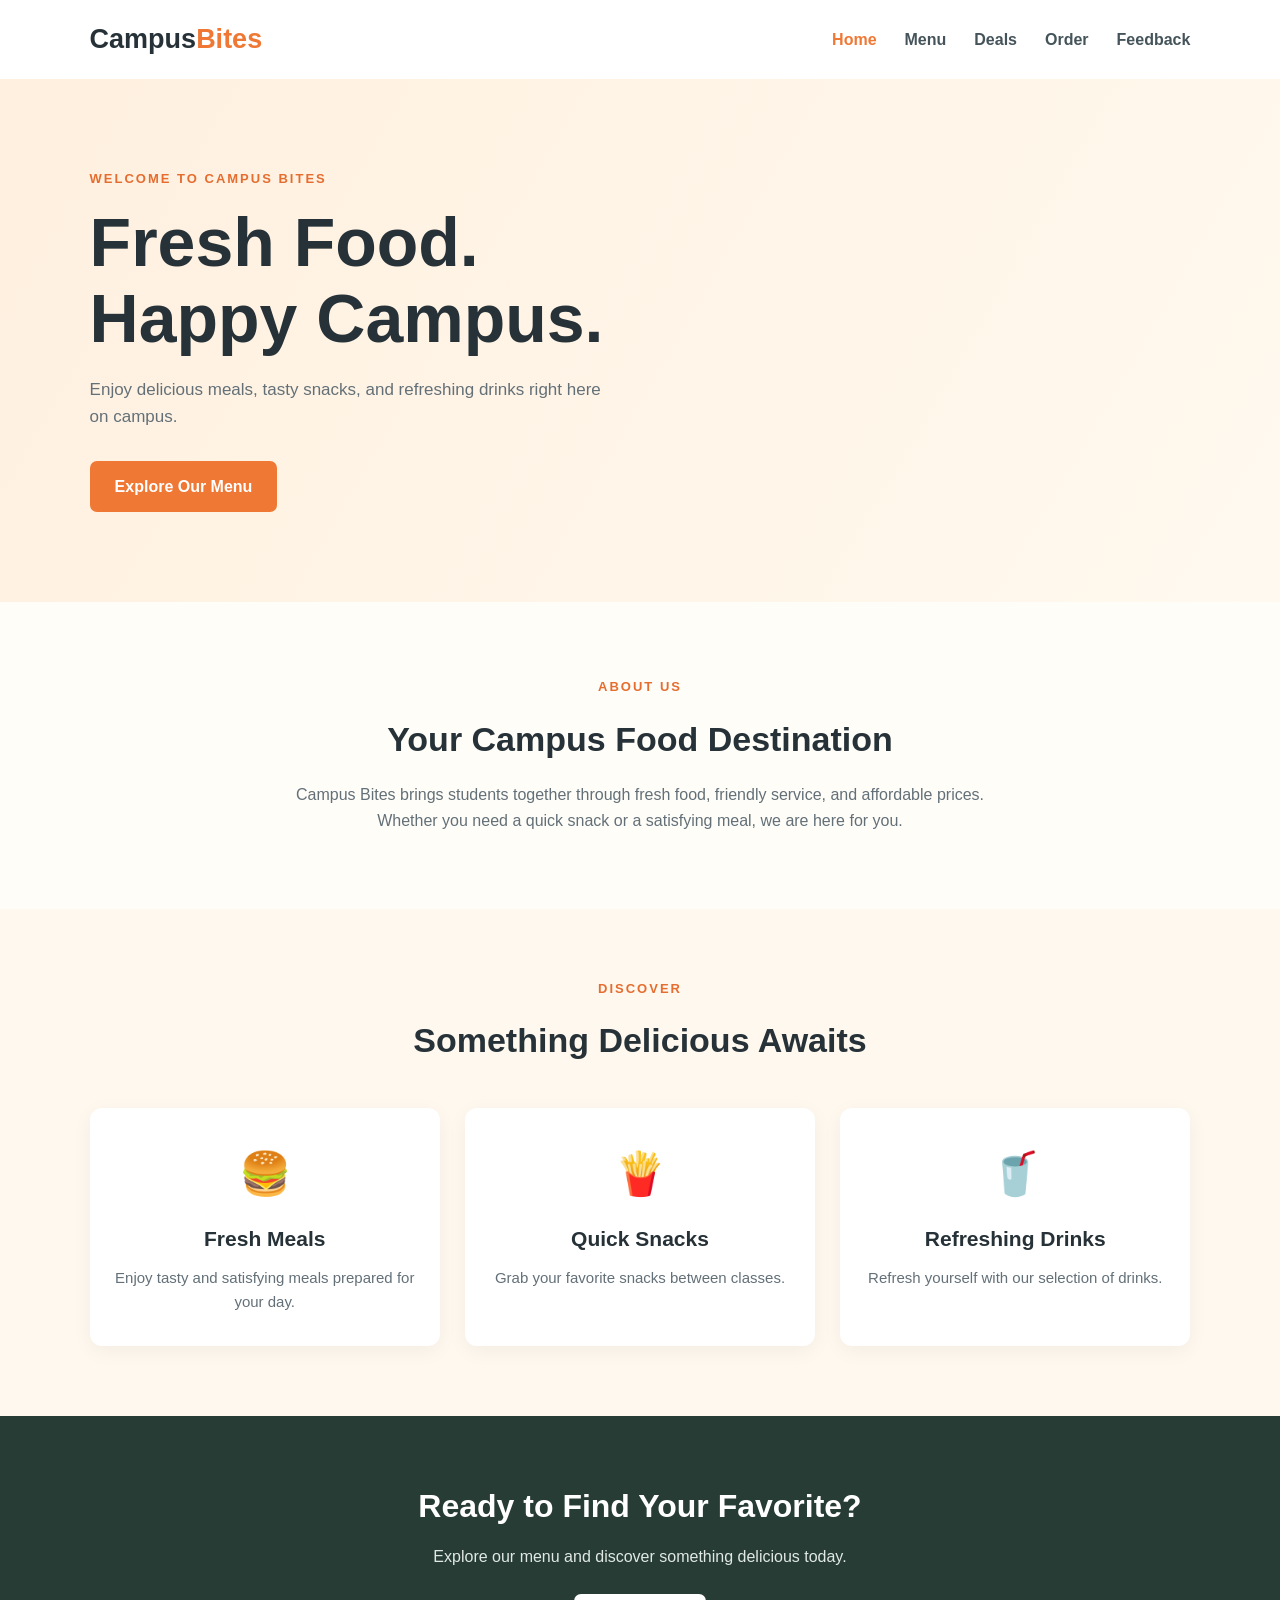
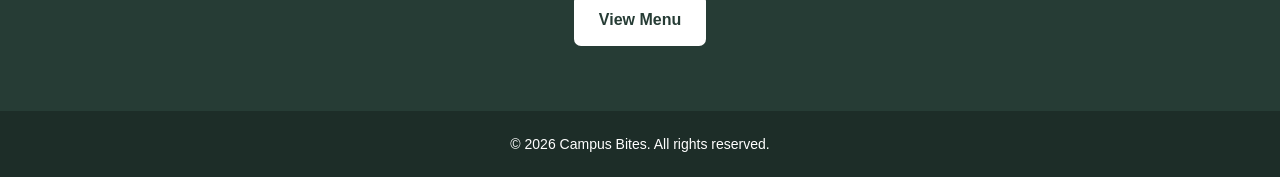
<file: src/index.html>
<!DOCTYPE html>
<html lang="en">
<head>
    <meta charset="UTF-8">
    <meta name="viewport" content="width=device-width, initial-scale=1.0">
    <meta name="description" content="Welcome to Campus Bites - your campus cafeteria for delicious food and great deals.">
    <title>Campus Bites | Home</title>
    <link rel="stylesheet" href="../styles/style.css">
</head>
<body>

    <!-- Header -->
    <header class="site-header">
        <nav class="navbar">
            <a href="index.html" class="logo">Campus<span>Bites</span></a>

            <ul class="nav-links">
                <li><a href="index.html" class="active">Home</a></li>
                <li><a href="menu.html">Menu</a></li>
                <li><a href="deals.html">Deals</a></li>
                <li><a href="order.html">Order</a></li>
                <li><a href="feedback.html">Feedback</a></li>
            </ul>
        </nav>
    </header>

    <main>
        <!-- Hero Section -->
        <section class="hero">
            <div class="hero-content">
                <p class="hero-tagline">WELCOME TO CAMPUS BITES</p>
                <h1>Fresh Food.<br>Happy Campus.</h1>
                <p class="hero-description">
                    Enjoy delicious meals, tasty snacks, and refreshing drinks
                    right here on campus.
                </p>
                <a href="menu.html" class="btn btn-primary">Explore Our Menu</a>
            </div>
        </section>

        <!-- Introduction -->
        <section class="about-section">
            <div class="section-heading">
                <p class="section-subtitle">ABOUT US</p>
                <h2>Your Campus Food Destination</h2>
                <p>
                    Campus Bites brings students together through fresh food,
                    friendly service, and affordable prices. Whether you need
                    a quick snack or a satisfying meal, we are here for you.
                </p>
            </div>
        </section>

        <!-- Featured Categories -->
        <section class="featured-section">
            <div class="section-heading">
                <p class="section-subtitle">DISCOVER</p>
                <h2>Something Delicious Awaits</h2>
            </div>

            <div class="featured-grid">
                <article class="featured-card">
                    <div class="featured-icon">🍔</div>
                    <h3>Fresh Meals</h3>
                    <p>Enjoy tasty and satisfying meals prepared for your day.</p>
                </article>

                <article class="featured-card">
                    <div class="featured-icon">🍟</div>
                    <h3>Quick Snacks</h3>
                    <p>Grab your favorite snacks between classes.</p>
                </article>

                <article class="featured-card">
                    <div class="featured-icon">🥤</div>
                    <h3>Refreshing Drinks</h3>
                    <p>Refresh yourself with our selection of drinks.</p>
                </article>
            </div>
        </section>

        <!-- Call to Action -->
        <section class="cta-section">
            <h2>Ready to Find Your Favorite?</h2>
            <p>Explore our menu and discover something delicious today.</p>
            <a href="menu.html" class="btn btn-light">View Menu</a>
        </section>
    </main>

    <!-- Footer -->
    <footer class="site-footer">
        <p>&copy; 2026 Campus Bites. All rights reserved.</p>
    </footer>

</body>
</html>
</file>
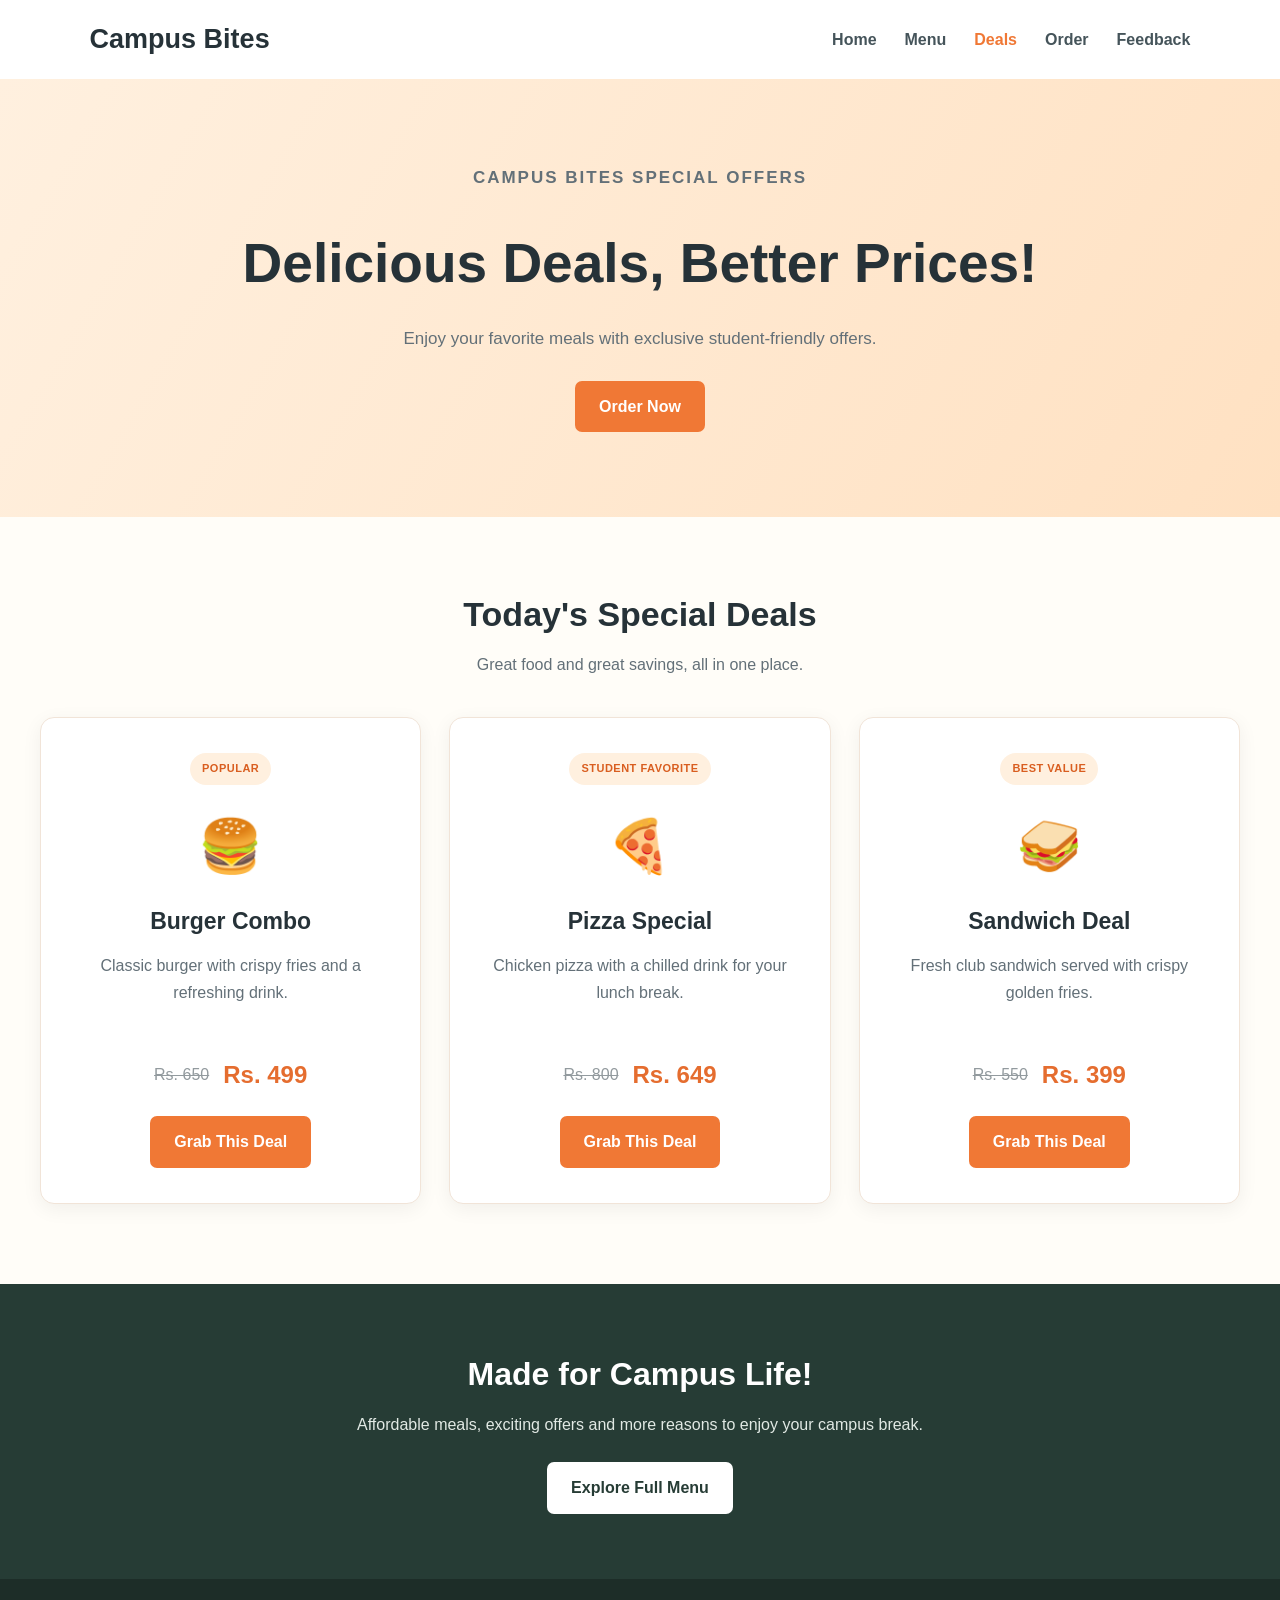
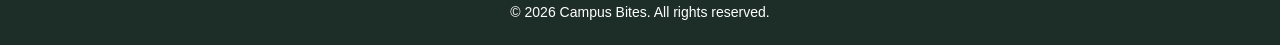
<file: src/deals.html>
<!DOCTYPE html>
<html lang="en">
<head>
    <meta charset="UTF-8">
    <meta name="viewport" content="width=device-width, initial-scale=1.0">
    <title>Deals & Offers | Campus Bites</title>
    <link rel="stylesheet" href="../styles/style.css">
</head>
<body>

    <header class="site-header">
        <div class="container nav-container">
            <a href="index.html" class="logo">Campus Bites</a>

            <nav class="main-nav">
                <a href="index.html">Home</a>
                <a href="menu.html">Menu</a>
                <a href="deals.html" class="active">Deals</a>
                <a href="order.html">Order</a>
                <a href="feedback.html">Feedback</a>
            </nav>
        </div>
    </header>

    <main class="deals-page">

        <section class="deals-hero">
            <div class="container">
                <p class="deals-tagline">CAMPUS BITES SPECIAL OFFERS</p>
                <h1>Delicious Deals, Better Prices!</h1>
                <p>Enjoy your favorite meals with exclusive student-friendly offers.</p>
                <a href="order.html" class="deals-hero-btn">Order Now</a>
            </div>
        </section>

        <section class="deals-section container">
            <div class="deals-heading">
                <h2>Today's Special Deals</h2>
                <p>Great food and great savings, all in one place.</p>
            </div>

            <div class="deals-grid">

                <article class="deal-card">
                    <div class="deal-badge">POPULAR</div>
                    <div class="deal-icon">🍔</div>
                    <h3>Burger Combo</h3>
                    <p>Classic burger with crispy fries and a refreshing drink.</p>
                    <div class="deal-pricing">
                        <span class="old-price">Rs. 650</span>
                        <span class="new-price">Rs. 499</span>
                    </div>
                    <a href="order.html" class="deal-btn">Grab This Deal</a>
                </article>

                <article class="deal-card">
                    <div class="deal-badge">STUDENT FAVORITE</div>
                    <div class="deal-icon">🍕</div>
                    <h3>Pizza Special</h3>
                    <p>Chicken pizza with a chilled drink for your lunch break.</p>
                    <div class="deal-pricing">
                        <span class="old-price">Rs. 800</span>
                        <span class="new-price">Rs. 649</span>
                    </div>
                    <a href="order.html" class="deal-btn">Grab This Deal</a>
                </article>

                <article class="deal-card">
                    <div class="deal-badge">BEST VALUE</div>
                    <div class="deal-icon">🥪</div>
                    <h3>Sandwich Deal</h3>
                    <p>Fresh club sandwich served with crispy golden fries.</p>
                    <div class="deal-pricing">
                        <span class="old-price">Rs. 550</span>
                        <span class="new-price">Rs. 399</span>
                    </div>
                    <a href="order.html" class="deal-btn">Grab This Deal</a>
                </article>

            </div>
        </section>

        <section class="student-offer">
            <div class="container">
                <h2>Made for Campus Life!</h2>
                <p>Affordable meals, exciting offers and more reasons to enjoy your campus break.</p>
                <a href="menu.html" class="student-offer-btn">Explore Full Menu</a>
            </div>
        </section>

    </main>

    <footer class="site-footer">
        <div class="container">
            <p>&copy; 2026 Campus Bites. All rights reserved.</p>
        </div>
    </footer>

</body>
</html>
</file>
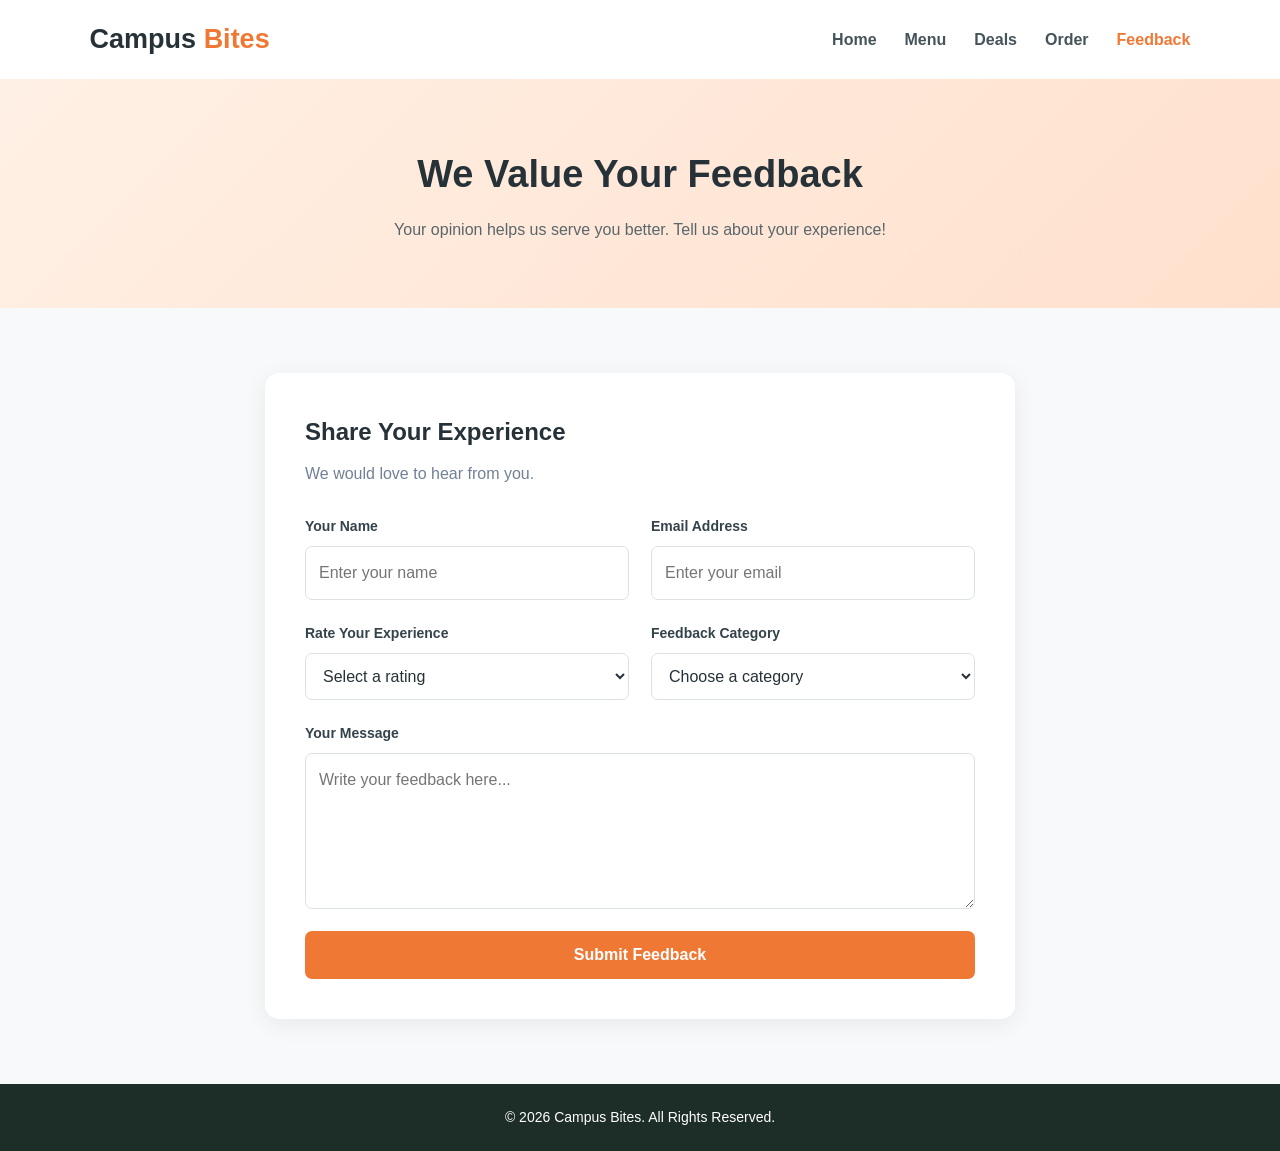
<file: src/feedback.html>
<!DOCTYPE html>
<html lang="en">
<head>
    <meta charset="UTF-8">
    <meta name="viewport" content="width=device-width, initial-scale=1.0">
    <title>Feedback | Campus Bites</title>
    <link rel="stylesheet" href="../styles/style.css">
</head>
<body>

<header class="site-header">
    <div class="container nav-container">
        <a href="index.html" class="logo">Campus <span>Bites</span></a>
        <nav class="main-nav">
            <a href="index.html">Home</a>
            <a href="menu.html">Menu</a>
            <a href="deals.html">Deals</a>
            <a href="order.html">Order</a>
            <a href="feedback.html" class="active">Feedback</a>
        </nav>
    </div>
</header>

<section class="feedback-hero">
    <div class="container">
        <h1>We Value Your Feedback</h1>
        <p>Your opinion helps us serve you better. Tell us about your experience!</p>
    </div>
</section>

<main class="feedback-section">
    <div class="container">
        <div class="feedback-card">
            <h2>Share Your Experience</h2>
            <p>We would love to hear from you.</p>

            <form action="#" method="post" class="feedback-form">
                <div class="form-group">
                    <label for="name">Your Name</label>
                    <input type="text" id="name" name="name"
                           placeholder="Enter your name" required>
                </div>

                <div class="form-group">
                    <label for="email">Email Address</label>
                    <input type="email" id="email" name="email"
                           placeholder="Enter your email" required>
                </div>

                <div class="form-group">
                    <label for="rating">Rate Your Experience</label>
                    <select id="rating" name="rating" required>
                        <option value="">Select a rating</option>
                        <option value="5">Excellent - 5 Stars</option>
                        <option value="4">Very Good - 4 Stars</option>
                        <option value="3">Good - 3 Stars</option>
                        <option value="2">Fair - 2 Stars</option>
                        <option value="1">Poor - 1 Star</option>
                    </select>
                </div>

                <div class="form-group">
                    <label for="category">Feedback Category</label>
                    <select id="category" name="category" required>
                        <option value="">Choose a category</option>
                        <option value="food">Food Quality</option>
                        <option value="service">Customer Service</option>
                        <option value="delivery">Order Experience</option>
                        <option value="website">Website Experience</option>
                        <option value="other">Other</option>
                    </select>
                </div>

                <div class="form-group full-width">
                    <label for="message">Your Message</label>
                    <textarea id="message" name="message" rows="5"
                              placeholder="Write your feedback here..."
                              required></textarea>
                </div>

                <button type="submit" class="feedback-btn">
                    Submit Feedback
                </button>
            </form>
        </div>
    </div>
</main>

<footer class="site-footer">
    <p>&copy; 2026 Campus Bites. All Rights Reserved.</p>
</footer>

</body>
</html>
</file>
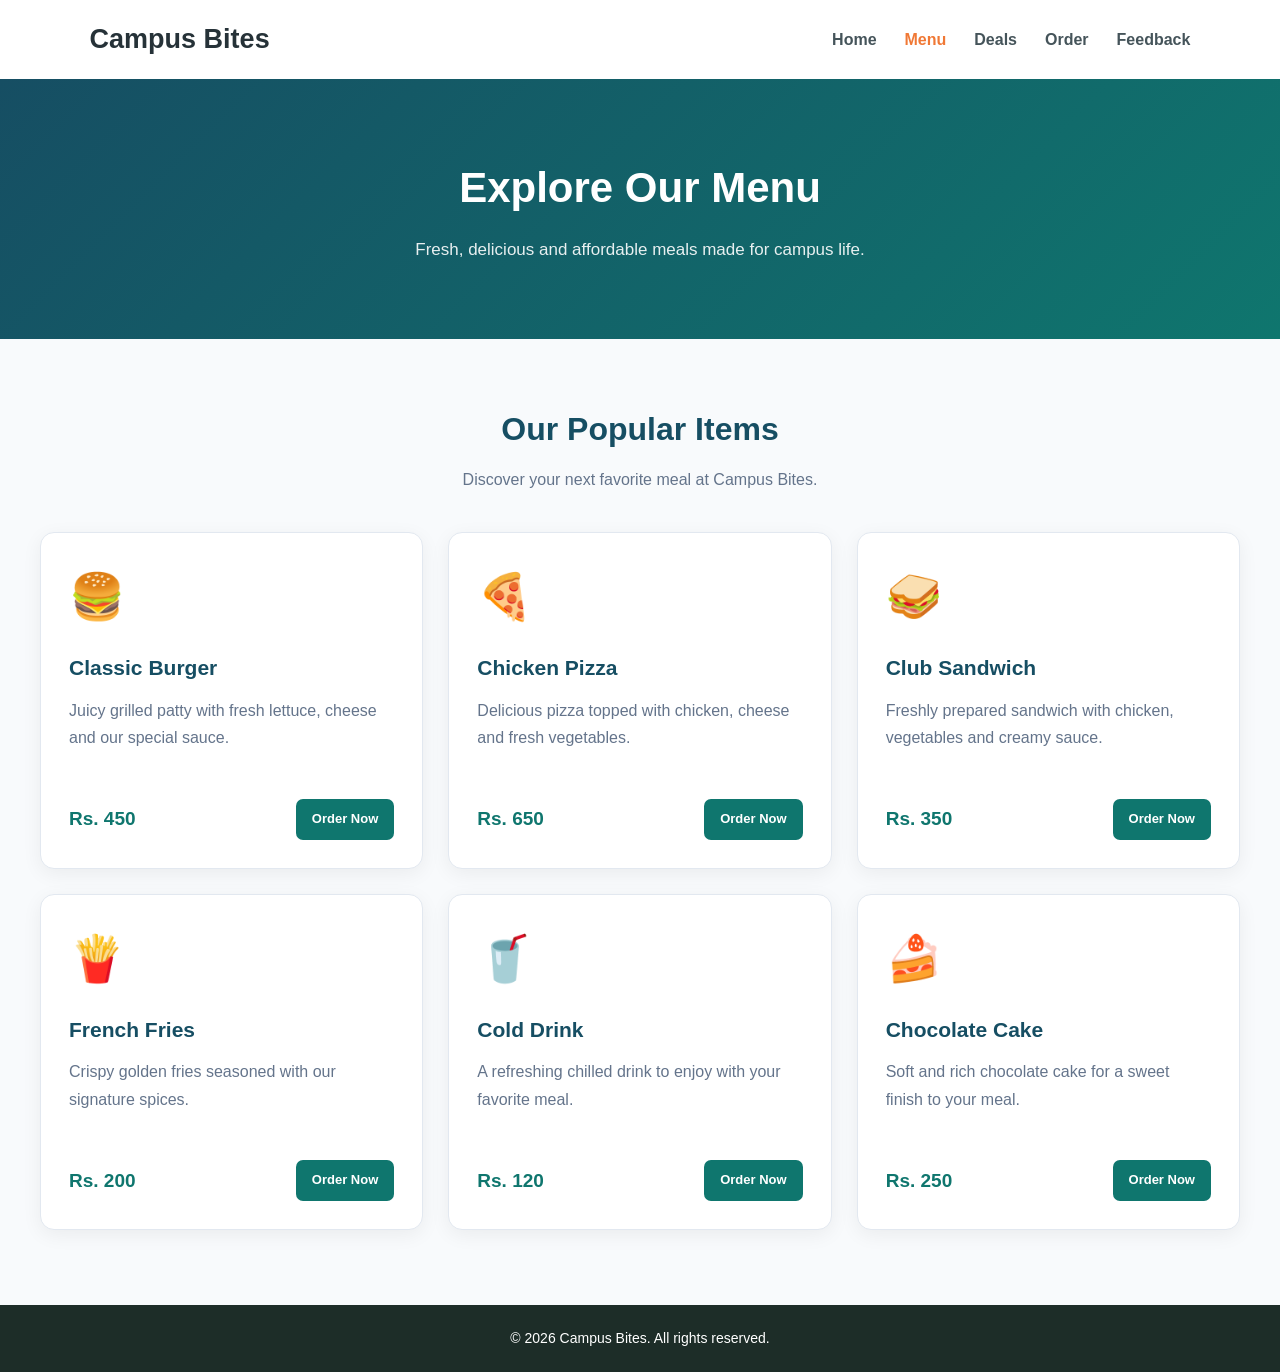
<file: src/menu.html>
<!DOCTYPE html>
<html lang="en">
<head>
    <meta charset="UTF-8">
    <meta name="viewport" content="width=device-width, initial-scale=1.0">
    <title>Menu | Campus Bites</title>
    <link rel="stylesheet" href="../styles/style.css">
</head>
<body>

    <header class="site-header">
        <div class="container nav-container">
            <h1 class="logo">Campus Bites</h1>

            <nav class="main-nav">
                <a href="index.html">Home</a>
                <a href="menu.html" class="active">Menu</a>
                <a href="deals.html">Deals</a>
                <a href="order.html">Order</a>
                <a href="feedback.html">Feedback</a>
            </nav>
        </div>
    </header>

    <main class="menu-page">
        <section class="menu-hero">
            <div class="container">
                <h2>Explore Our Menu</h2>
                <p>Fresh, delicious and affordable meals made for campus life.</p>
            </div>
        </section>

        <section class="menu-section container">
            <h2>Our Popular Items</h2>
            <p class="menu-description">Discover your next favorite meal at Campus Bites.</p>

            <div class="menu-grid">

                <article class="menu-card">
                    <div class="menu-icon">🍔</div>
                    <h3>Classic Burger</h3>
                    <p>Juicy grilled patty with fresh lettuce, cheese and our special sauce.</p>
                    <div class="menu-card-bottom">
                        <span class="menu-price">Rs. 450</span>
                        <a href="order.html" class="menu-order-btn">Order Now</a>
                    </div>
                </article>

                <article class="menu-card">
                    <div class="menu-icon">🍕</div>
                    <h3>Chicken Pizza</h3>
                    <p>Delicious pizza topped with chicken, cheese and fresh vegetables.</p>
                    <div class="menu-card-bottom">
                        <span class="menu-price">Rs. 650</span>
                        <a href="order.html" class="menu-order-btn">Order Now</a>
                    </div>
                </article>

                <article class="menu-card">
                    <div class="menu-icon">🥪</div>
                    <h3>Club Sandwich</h3>
                    <p>Freshly prepared sandwich with chicken, vegetables and creamy sauce.</p>
                    <div class="menu-card-bottom">
                        <span class="menu-price">Rs. 350</span>
                        <a href="order.html" class="menu-order-btn">Order Now</a>
                    </div>
                </article>

                <article class="menu-card">
                    <div class="menu-icon">🍟</div>
                    <h3>French Fries</h3>
                    <p>Crispy golden fries seasoned with our signature spices.</p>
                    <div class="menu-card-bottom">
                        <span class="menu-price">Rs. 200</span>
                        <a href="order.html" class="menu-order-btn">Order Now</a>
                    </div>
                </article>

                <article class="menu-card">
                    <div class="menu-icon">🥤</div>
                    <h3>Cold Drink</h3>
                    <p>A refreshing chilled drink to enjoy with your favorite meal.</p>
                    <div class="menu-card-bottom">
                        <span class="menu-price">Rs. 120</span>
                        <a href="order.html" class="menu-order-btn">Order Now</a>
                    </div>
                </article>

                <article class="menu-card">
                    <div class="menu-icon">🍰</div>
                    <h3>Chocolate Cake</h3>
                    <p>Soft and rich chocolate cake for a sweet finish to your meal.</p>
                    <div class="menu-card-bottom">
                        <span class="menu-price">Rs. 250</span>
                        <a href="order.html" class="menu-order-btn">Order Now</a>
                    </div>
                </article>

            </div>
        </section>
    </main>

    <footer class="site-footer">
        <div class="container">
            <p>&copy; 2026 Campus Bites. All rights reserved.</p>
        </div>
    </footer>

</body>
</html>
</file>
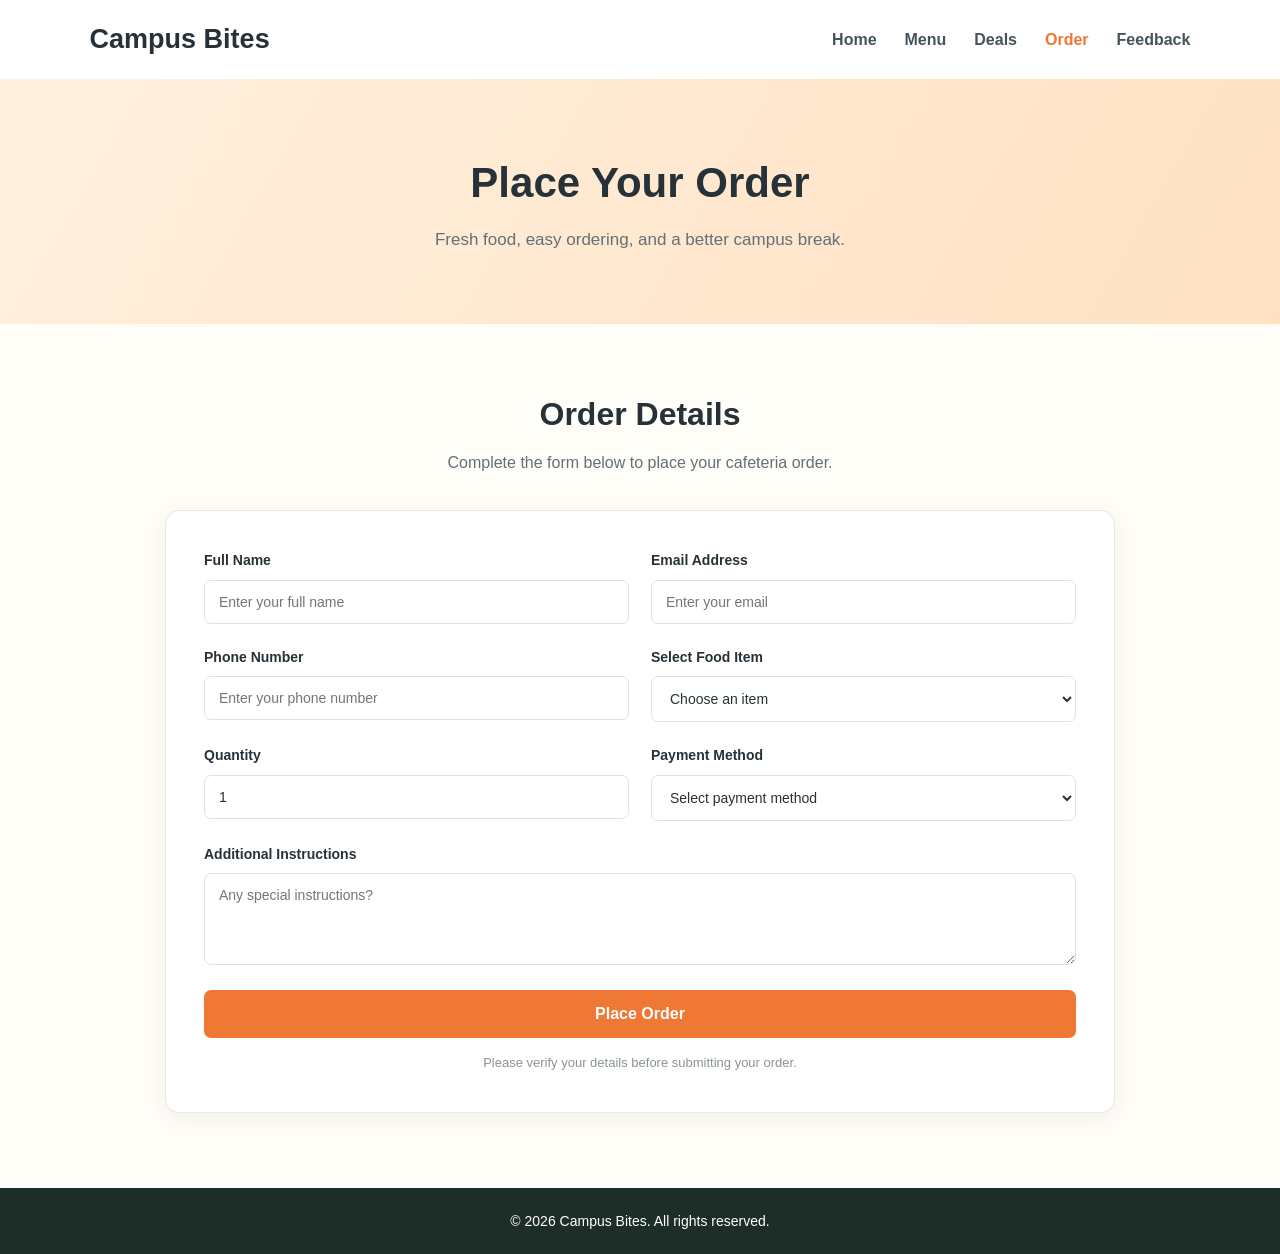
<file: src/order.html>
<!DOCTYPE html>
<html lang="en">
<head>
    <meta charset="UTF-8">
    <meta name="viewport" content="width=device-width, initial-scale=1.0">
    <title>Place an Order | Campus Bites</title>
    <link rel="stylesheet" href="../styles/style.css">
</head>
<body>

<header class="site-header">
    <div class="container nav-container">
        <a href="index.html" class="logo">Campus Bites</a>
        <nav class="main-nav">
            <a href="index.html">Home</a>
            <a href="menu.html">Menu</a>
            <a href="deals.html">Deals</a>
            <a href="order.html" class="active">Order</a>
            <a href="feedback.html">Feedback</a>
        </nav>
    </div>
</header>

<main class="order-page">

    <section class="order-hero">
        <div class="container">
            <h1>Place Your Order</h1>
            <p>Fresh food, easy ordering, and a better campus break.</p>
        </div>
    </section>

    <section class="order-section container">

        <div class="order-heading">
            <h2>Order Details</h2>
            <p>Complete the form below to place your cafeteria order.</p>
        </div>

        <form class="order-form" action="#" method="post">

            <div class="order-form-grid">

                <div class="form-group">
                    <label for="customer-name">Full Name</label>
                    <input type="text" id="customer-name" name="customer-name"
                           placeholder="Enter your full name" required>
                </div>

                <div class="form-group">
                    <label for="customer-email">Email Address</label>
                    <input type="email" id="customer-email" name="customer-email"
                           placeholder="Enter your email" required>
                </div>

                <div class="form-group">
                    <label for="customer-phone">Phone Number</label>
                    <input type="tel" id="customer-phone" name="customer-phone"
                           placeholder="Enter your phone number" required>
                </div>

                <div class="form-group">
                    <label for="food-item">Select Food Item</label>
                    <select id="food-item" name="food-item" required>
                        <option value="">Choose an item</option>
                        <option value="Classic Burger">Classic Burger - Rs. 450</option>
                        <option value="Chicken Pizza">Chicken Pizza - Rs. 650</option>
                        <option value="Club Sandwich">Club Sandwich - Rs. 350</option>
                        <option value="French Fries">French Fries - Rs. 200</option>
                        <option value="Cold Drink">Cold Drink - Rs. 120</option>
                        <option value="Chocolate Cake">Chocolate Cake - Rs. 250</option>
                    </select>
                </div>

                <div class="form-group">
                    <label for="quantity">Quantity</label>
                    <input type="number" id="quantity" name="quantity"
                           min="1" max="20" value="1" required>
                </div>

                <div class="form-group">
                    <label for="payment">Payment Method</label>
                    <select id="payment" name="payment" required>
                        <option value="">Select payment method</option>
                        <option value="Cash">Cash</option>
                        <option value="Card">Debit/Credit Card</option>
                        <option value="Digital Wallet">Digital Wallet</option>
                    </select>
                </div>

                <div class="form-group full-width">
                    <label for="notes">Additional Instructions</label>
                    <textarea id="notes" name="notes" rows="4"
                              placeholder="Any special instructions?"></textarea>
                </div>

            </div>

            <button type="submit" class="order-submit-btn">Place Order</button>

            <p class="order-note">
                Please verify your details before submitting your order.
            </p>

        </form>

    </section>
</main>

<footer class="site-footer">
    <div class="container">
        <p>&copy; 2026 Campus Bites. All rights reserved.</p>
    </div>
</footer>

</body>
</html>
</file>
<file: styles/style.css>
/* =========================================
   CAMPUS BITES - HOME PAGE STYLES
========================================= */

* {
    margin: 0;
    padding: 0;
    box-sizing: border-box;
}

body {
    font-family: Arial, Helvetica, sans-serif;
    color: #263238;
    background-color: #fffdf8;
    line-height: 1.6;
}

/* Header and Navigation */

.site-header {
    background-color: #ffffff;
    padding: 18px 7%;
    box-shadow: 0 2px 12px rgba(0, 0, 0, 0.06);
}

.navbar {
    display: flex;
    justify-content: space-between;
    align-items: center;
    gap: 25px;
}

.logo {
    color: #263238;
    font-size: 27px;
    font-weight: 800;
    text-decoration: none;
}

.logo span {
    color: #f07835;
}

.nav-links {
    display: flex;
    align-items: center;
    gap: 28px;
    list-style: none;
}

.nav-links a {
    color: #45545a;
    font-weight: 600;
    text-decoration: none;
    transition: color 0.3s ease;
}

.nav-links a:hover,
.nav-links a.active {
    color: #f07835;
}

/* Hero Section */

.hero {
    min-height: 520px;
    padding: 90px 7%;
    display: flex;
    align-items: center;
    background: linear-gradient(120deg, #fff0df, #fff9ef);
}

.hero-content {
    max-width: 650px;
}

.hero-tagline,
.section-subtitle {
    color: #e56d2f;
    font-size: 13px;
    font-weight: 800;
    letter-spacing: 2px;
    margin-bottom: 14px;
}

.hero h1 {
    color: #263238;
    font-size: clamp(42px, 6vw, 68px);
    line-height: 1.12;
    margin-bottom: 20px;
}

.hero-description {
    max-width: 520px;
    color: #637078;
    font-size: 17px;
    margin-bottom: 30px;
}

.btn {
    display: inline-block;
    padding: 13px 25px;
    border-radius: 7px;
    font-weight: 700;
    text-decoration: none;
    transition: 0.3s ease;
}

.btn-primary {
    background-color: #f07835;
    color: #ffffff;
}

.btn-primary:hover {
    background-color: #d95e20;
    transform: translateY(-2px);
}

/* About Section */

.about-section {
    padding: 75px 7%;
    text-align: center;
}

.section-heading {
    max-width: 750px;
    margin: 0 auto;
    text-align: center;
}

.section-heading h2 {
    color: #263238;
    font-size: 34px;
    margin-bottom: 16px;
}

.section-heading > p:last-child {
    color: #637078;
    font-size: 16px;
}

/* Featured Section */

.featured-section {
    padding: 70px 7%;
    background-color: #fff8ef;
}

.featured-grid {
    display: grid;
    grid-template-columns: repeat(3, 1fr);
    gap: 25px;
    margin-top: 40px;
}

.featured-card {
    padding: 32px 25px;
    text-align: center;
    background-color: #ffffff;
    border-radius: 12px;
    box-shadow: 0 5px 20px rgba(0, 0, 0, 0.05);
    transition: transform 0.3s ease;
}

.featured-card:hover {
    transform: translateY(-6px);
}

.featured-icon {
    font-size: 42px;
    margin-bottom: 15px;
}

.featured-card h3 {
    color: #263238;
    font-size: 21px;
    margin-bottom: 10px;
}

.featured-card p {
    color: #637078;
    font-size: 15px;
}

/* Call to Action */

.cta-section {
    padding: 65px 7%;
    text-align: center;
    background-color: #263c35;
    color: #ffffff;
}

.cta-section h2 {
    font-size: 32px;
    margin-bottom: 12px;
}

.cta-section p {
    margin-bottom: 25px;
    color: #e1e9e4;
}

.btn-light {
    background-color: #ffffff;
    color: #263c35;
}

.btn-light:hover {
    background-color: #f07835;
    color: #ffffff;
}

/* Footer */

.site-footer {
    padding: 22px;
    text-align: center;
    background-color: #1d2d28;
    color: #ffffff;
    font-size: 14px;
}

/* Responsive Design */

@media (max-width: 768px) {
    .navbar {
        flex-direction: column;
    }

    .nav-links {
        justify-content: center;
        flex-wrap: wrap;
        gap: 12px 20px;
    }

    .hero {
        min-height: 430px;
        padding: 65px 7%;
    }

    .featured-grid {
        grid-template-columns: 1fr;
    }

    .section-heading h2 {
        font-size: 28px;
    }

    .cta-section h2 {
        font-size: 26px;
    }
}

/* ================================
   MENU PAGE
================================ */

.menu-page {
    background: #f8fafc;
    min-height: 100vh;
}

.menu-hero {
    background: linear-gradient(135deg, #164e63, #0f766e);
    color: #ffffff;
    text-align: center;
    padding: 75px 20px;
}

.menu-hero h2 {
    font-size: 42px;
    margin-bottom: 15px;
}

.menu-hero p {
    font-size: 17px;
    opacity: 0.9;
}

.menu-section {
    padding-top: 65px;
    padding-bottom: 75px;
}

.menu-section > h2 {
    text-align: center;
    font-size: 32px;
    color: #164e63;
    margin-bottom: 12px;
}

.menu-description {
    text-align: center;
    color: #64748b;
    margin-bottom: 40px;
}

.menu-grid {
    display: grid;
    grid-template-columns: repeat(3, 1fr);
    gap: 25px;
}

.menu-card {
    background: #ffffff;
    border-radius: 14px;
    padding: 28px;
    box-shadow: 0 5px 20px rgba(0, 0, 0, 0.06);
    border: 1px solid #e2e8f0;
    transition: transform 0.3s ease, box-shadow 0.3s ease;
}

.menu-card:hover {
    transform: translateY(-6px);
    box-shadow: 0 12px 25px rgba(0, 0, 0, 0.1);
}

.menu-icon {
    font-size: 45px;
    margin-bottom: 18px;
}

.menu-card h3 {
    color: #164e63;
    font-size: 21px;
    margin-bottom: 12px;
}

.menu-card p {
    color: #64748b;
    line-height: 1.7;
    min-height: 80px;
}

.menu-card-bottom {
    display: flex;
    justify-content: space-between;
    align-items: center;
    gap: 12px;
    margin-top: 22px;
}

.menu-price {
    color: #0f766e;
    font-size: 19px;
    font-weight: 700;
}

.menu-order-btn {
    display: inline-block;
    background: #0f766e;
    color: #ffffff;
    padding: 10px 16px;
    border-radius: 7px;
    text-decoration: none;
    font-size: 13px;
    font-weight: 600;
    transition: background 0.3s ease;
}

.menu-order-btn:hover {
    background: #115e59;
}

/* Responsive Menu */

@media (max-width: 900px) {
    .menu-grid {
        grid-template-columns: repeat(2, 1fr);
    }
}

@media (max-width: 600px) {
    .menu-hero h2 {
        font-size: 30px;
    }

    .menu-grid {
        grid-template-columns: 1fr;
    }

    .menu-card p {
        min-height: auto;
    }

    .menu-card-bottom {
        flex-wrap: wrap;
    }
}

/* =========================================
   SHARED LAYOUT - HOME AND MENU PAGES
========================================= */

.container {
    width: 100%;
    max-width: 1200px;
    margin-left: auto;
    margin-right: auto;
}

/* Menu Page Header */

.nav-container {
    display: flex;
    justify-content: space-between;
    align-items: center;
    gap: 25px;
}

.main-nav {
    display: flex;
    align-items: center;
    flex-wrap: wrap;
    gap: 28px;
}

.main-nav a {
    color: #45545a;
    font-weight: 600;
    text-decoration: none;
    transition: color 0.3s ease;
}

.main-nav a:hover,
.main-nav a.active {
    color: #f07835;
}

/* Responsive Navigation */

@media (max-width: 768px) {
    .nav-container {
        flex-direction: column;
    }

    .main-nav {
        justify-content: center;
        gap: 12px 20px;
    }
}

/* Responsive Menu Grid */

@media (max-width: 900px) {
    .menu-grid {
        grid-template-columns: repeat(2, minmax(0, 1fr));
    }
}

@media (max-width: 600px) {
    .menu-grid {
        grid-template-columns: 1fr;
    }
}

/* =========================================
   DEALS PAGE
========================================= */

.deals-page {
    background: #fffdf8;
}

.deals-hero {
    background: linear-gradient(120deg, #fff0df, #ffe1c2);
    padding: 85px 7%;
    text-align: center;
}

.deals-tagline {
    color: #e56d2f;
    font-size: 13px;
    font-weight: 800;
    letter-spacing: 2px;
    margin-bottom: 15px;
}

.deals-hero h1 {
    color: #263238;
    font-size: clamp(34px, 5vw, 55px);
    margin-bottom: 18px;
}

.deals-hero p {
    color: #637078;
    font-size: 17px;
    margin-bottom: 28px;
}

.deals-hero-btn,
.deal-btn,
.student-offer-btn {
    display: inline-block;
    background: #f07835;
    color: #ffffff;
    padding: 13px 24px;
    border-radius: 7px;
    text-decoration: none;
    font-weight: 700;
    transition: 0.3s ease;
}

.deals-hero-btn:hover,
.deal-btn:hover,
.student-offer-btn:hover {
    background: #d95e20;
    transform: translateY(-2px);
}

.deals-section {
    padding-top: 70px;
    padding-bottom: 80px;
}

.deals-heading {
    text-align: center;
    margin-bottom: 40px;
}

.deals-heading h2 {
    color: #263238;
    font-size: 34px;
    margin-bottom: 10px;
}

.deals-heading p {
    color: #637078;
}

.deals-grid {
    display: grid;
    grid-template-columns: repeat(3, minmax(0, 1fr));
    gap: 28px;
}

.deal-card {
    position: relative;
    background: #ffffff;
    padding: 35px 25px;
    border-radius: 14px;
    border: 1px solid #f1e4d8;
    box-shadow: 0 5px 20px rgba(0, 0, 0, 0.06);
    text-align: center;
    transition: transform 0.3s ease, box-shadow 0.3s ease;
}

.deal-card:hover {
    transform: translateY(-7px);
    box-shadow: 0 12px 25px rgba(0, 0, 0, 0.1);
}

.deal-badge {
    display: inline-block;
    background: #fff0df;
    color: #d95e20;
    padding: 7px 12px;
    border-radius: 20px;
    font-size: 11px;
    font-weight: 800;
    letter-spacing: 0.5px;
    margin-bottom: 20px;
}

.deal-icon {
    font-size: 52px;
    margin-bottom: 15px;
}

.deal-card h3 {
    color: #263238;
    font-size: 23px;
    margin-bottom: 12px;
}

.deal-card p {
    color: #637078;
    line-height: 1.7;
    min-height: 82px;
}

.deal-pricing {
    display: flex;
    justify-content: center;
    align-items: center;
    gap: 14px;
    margin: 22px 0;
}

.old-price {
    color: #929a9e;
    text-decoration: line-through;
    font-size: 16px;
}

.new-price {
    color: #e56d2f;
    font-size: 24px;
    font-weight: 800;
}

.student-offer {
    background: #263c35;
    color: #ffffff;
    padding: 65px 7%;
    text-align: center;
}

.student-offer h2 {
    font-size: 32px;
    margin-bottom: 12px;
}

.student-offer p {
    color: #e1e9e4;
    margin-bottom: 25px;
}

.student-offer-btn {
    background: #ffffff;
    color: #263c35;
}

.student-offer-btn:hover {
    background: #f07835;
    color: #ffffff;
}

/* Responsive Deals Page */

@media (max-width: 900px) {
    .deals-grid {
        grid-template-columns: repeat(2, minmax(0, 1fr));
    }
}

@media (max-width: 600px) {
    .deals-grid {
        grid-template-columns: 1fr;
    }

    .deals-heading h2,
    .student-offer h2 {
        font-size: 27px;
    }

    .deal-card p {
        min-height: auto;
    }
}

/* =========================================
   ORDER PAGE
========================================= */

.order-page {
    background: #fffdf8;
    min-height: 100vh;
}

.order-hero {
    background: linear-gradient(120deg, #fff0df, #ffe1c2);
    padding: 70px 20px;
    text-align: center;
}

.order-hero h1 {
    color: #263238;
    font-size: 42px;
    margin-bottom: 10px;
}

.order-hero p {
    color: #637078;
    font-size: 17px;
}

.order-section {
    padding-top: 65px;
    padding-bottom: 75px;
    max-width: 950px;
}

.order-heading {
    text-align: center;
    margin-bottom: 35px;
}

.order-heading h2 {
    color: #263238;
    font-size: 32px;
    margin-bottom: 10px;
}

.order-heading p {
    color: #637078;
}

.order-form {
    background: #ffffff;
    padding: 38px;
    border-radius: 14px;
    border: 1px solid #f1e4d8;
    box-shadow: 0 5px 25px rgba(0, 0, 0, 0.06);
}

.order-form-grid {
    display: grid;
    grid-template-columns: repeat(2, minmax(0, 1fr));
    gap: 22px;
}

.form-group {
    display: flex;
    flex-direction: column;
    gap: 8px;
}

.form-group label {
    color: #263238;
    font-size: 14px;
    font-weight: 700;
}

.form-group input,
.form-group select,
.form-group textarea {
    width: 100%;
    padding: 13px 14px;
    border: 1px solid #dce2e5;
    border-radius: 7px;
    font-family: inherit;
    font-size: 14px;
    color: #263238;
    background: #ffffff;
    outline: none;
}

.form-group input:focus,
.form-group select:focus,
.form-group textarea:focus {
    border-color: #f07835;
    box-shadow: 0 0 0 3px rgba(240, 120, 53, 0.12);
}

.full-width {
    grid-column: 1 / -1;
}

.order-submit-btn {
    width: 100%;
    border: none;
    background: #f07835;
    color: #ffffff;
    padding: 15px;
    border-radius: 7px;
    font-size: 16px;
    font-weight: 700;
    cursor: pointer;
    margin-top: 25px;
    transition: 0.3s ease;
}

.order-submit-btn:hover {
    background: #d95e20;
}

.order-note {
    color: #899399;
    text-align: center;
    font-size: 13px;
    margin-top: 15px;
}

@media (max-width: 600px) {
    .order-hero h1 {
        font-size: 32px;
    }

    .order-form {
        padding: 22px;
    }

    .order-form-grid {
        grid-template-columns: 1fr;
    }

    .full-width {
        grid-column: auto;
    }
}

/* FEEDBACK PAGE */
.feedback-hero {
    background: linear-gradient(135deg, #fff0e5, #ffe0cc);
    padding: 65px 20px;
    text-align: center;
}

.feedback-hero h1 {
    color: #263238;
    font-size: 38px;
    margin-bottom: 12px;
}

.feedback-hero p {
    color: #59666b;
    font-size: 16px;
}

.feedback-section {
    padding: 65px 20px;
    background: #f8f9fa;
}

.feedback-card {
    max-width: 750px;
    margin: auto;
    background: #fff;
    padding: 40px;
    border-radius: 14px;
    box-shadow: 0 5px 25px rgba(0,0,0,0.07);
}

.feedback-card h2 {
    color: #263238;
    margin-bottom: 10px;
}

.feedback-card > p {
    color: #718096;
    margin-bottom: 28px;
}

.feedback-form {
    display: grid;
    grid-template-columns: 1fr 1fr;
    gap: 22px;
}

.feedback-form .form-group {
    display: flex;
    flex-direction: column;
    gap: 9px;
}

.feedback-form .full-width {
    grid-column: 1 / -1;
}

.feedback-form label {
    font-weight: 600;
    color: #34434a;
}

.feedback-form input,
.feedback-form select,
.feedback-form textarea {
    width: 100%;
    padding: 13px;
    border: 1px solid #dce1e5;
    border-radius: 7px;
    font: inherit;
    outline: none;
}

.feedback-form input:focus,
.feedback-form select:focus,
.feedback-form textarea:focus {
    border-color: #f07835;
}

.feedback-form textarea {
    resize: vertical;
}

.feedback-btn {
    grid-column: 1 / -1;
    padding: 15px;
    background: #f07835;
    color: white;
    border: none;
    border-radius: 7px;
    font-size: 16px;
    font-weight: 600;
    cursor: pointer;
    transition: background 0.3s;
}

.feedback-btn:hover {
    background: #d96122;
}

@media (max-width: 600px) {
    .feedback-form {
        grid-template-columns: 1fr;
    }

    .feedback-form .full-width,
    .feedback-btn {
        grid-column: auto;
    }

    .feedback-card {
        padding: 25px 18px;
    }

    .feedback-hero h1 {
        font-size: 29px;
    }
}
</file>
